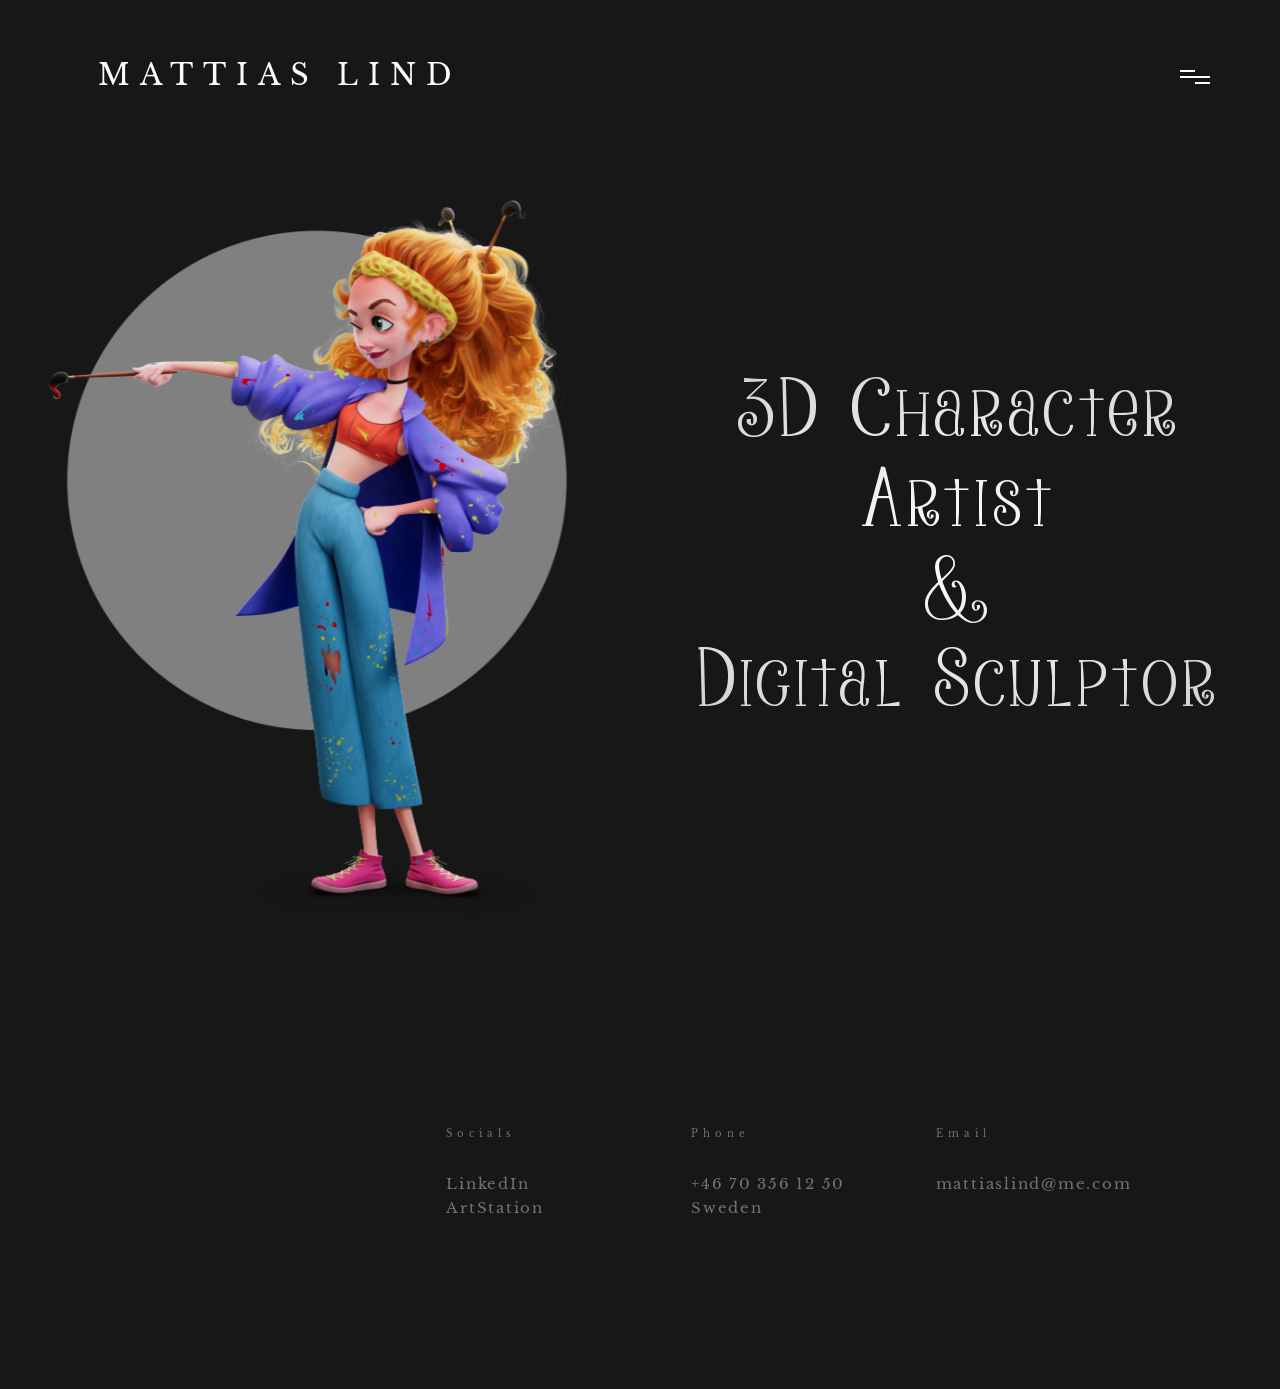
<file: index.html>
<!doctype html>

<html lang="en">
<head>
  <meta charset="utf-8">

  <title>Mattias Lind - Home</title>
  <meta name="description" content="Mattias Lind">
  <meta name="viewport" content="width=device-width, initial-scale=1">
<link rel="icon" type="image/png" href="/path/image.png"/>
<link rel="stylesheet" href="cssdarkmode/grid.css?v=20261027b">
<link rel="stylesheet" href="cssdarkmode/style.css?v=20261027b">
<link rel="stylesheet" href="cssdarkmode/nav.css?v=20261027b">
<script type="text/javascript" src="js/nav.js"></script>
<script type="text/javascript" src="js/content.js"></script>

</head>

<body>
<a rel="me" href="https://mastodon.social/@mattiaslind93"></a>
    <div class="nav">
        <div class="nav__content">
            <ul class="nav__list">
                <a href="javascript:void" onclick="homeClick()"><li class="nav__list-item">Home</li></a>
                <a href="javascript:void" onclick="cvClick()"><li class="nav__list-item">CV</li></a>
                <a href="javascript:void" onclick="projectsClick()"><li class="nav__list-item">Work</li></a>
                <a href="javascript:void" onclick="contactClick()"><li class="nav__list-item">Contact</li></a>
            </ul>
        </div>
    </div>
 

    <main class="grid">
        <div class="box" style="height: 120px;">
            <div id="header">
                <h1>MATTIAS LIND</h1>
            </div>
            <div class="menu-icon">
                <span class="menu-icon__line menu-icon__line-left"></span>
                <span class="menu-icon__line"></span>
                <span class="menu-icon__line menu-icon__line-right"></span>
            </div>
        </div>
        
       <div class="box transition fade">
            <img src="cssdarkmode/images/artist.png" style="pointer-events: none; user-select: none;"/>
        </div>
        <div class="box transition fade" style="text-align: center; margin: auto;">
                <h2>3D Character Artist <br/>
                    &<br/>
                    Digital Sculptor
                </h2>
        </div>
    </main>
    
        <!-- Site footer -->
    <footer class="site-footer transition fade">
        <div class="footergrid">
            <div class="box"></div>
            <div class="box"></div>
            <div class="box">
                <div id="footersection">
                    <h3>Socials</h3>
                    <br/>
                    <a href="https://www.linkedin.com/in/mattias-lind-904b3454/" target="_blank">LinkedIn</a>
                    <br/>
                    <a href="https://www.artstation.com/mattiaslind93" target="_blank">ArtStation</a>
                </div>
                <div id="footersection">
                    <h3>Phone</h3>
                    <br/>
                    +46 70 356 12 50
                    <br/>
                    Sweden
                </div>
                <div id="footersection">
                    <h3>Email</h3>
                    <br/>
                    <a href = "mailto: mattiaslind@me.com">mattiaslind@me.com</a>
                </div>
            </div>
        </div>
    </footer>

<script>
    document.querySelector('.content').innerHTML = pagesContent['home'];
</script>
</body>
</html>
</file>
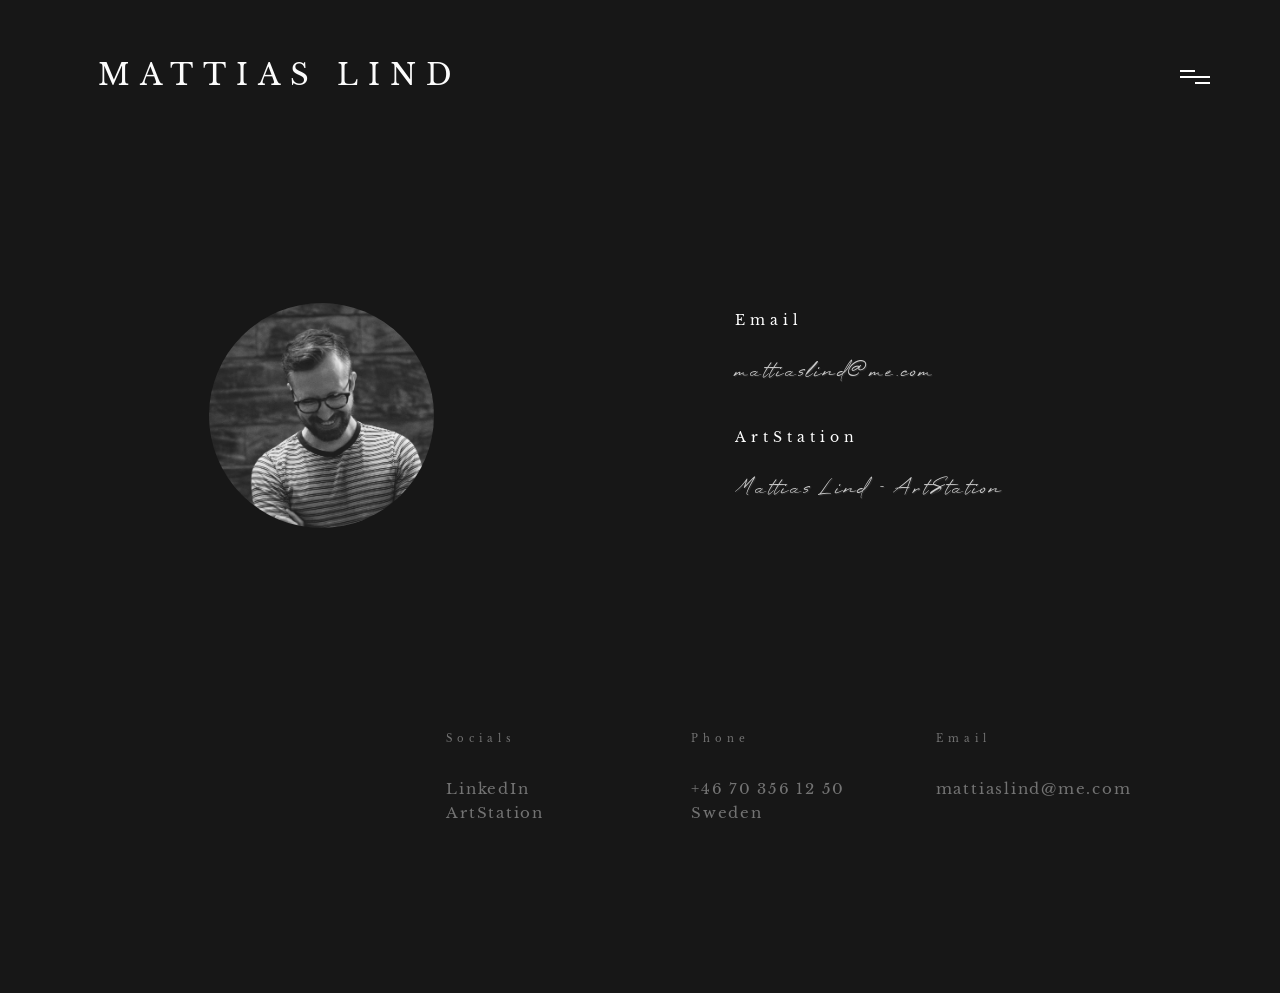
<file: contact.html>
<!doctype html>

<html lang="en">
<head>
  <meta charset="utf-8">

  <title>Mattias Lind - Contact</title>
  <meta name="description" content="Mattias Lind">
  <meta name="viewport" content="width=device-width, initial-scale=1">

<link rel="stylesheet" href="cssdarkmode/grid.css?v=20261027b">
<link rel="stylesheet" href="cssdarkmode/style.css?v=20261027b">
<link rel="stylesheet" href="cssdarkmode/nav.css?v=20261027b">
<script type="text/javascript" src="js/nav.js"></script>
<script type="text/javascript" src="js/content.js"></script>
</head>

<body>

    <div class="nav">
        <div class="nav__content">
            <ul class="nav__list">
                <a href="javascript:void" onclick="homeClick()"><li class="nav__list-item">Home</li></a>
                <a href="javascript:void" onclick="cvClick()"><li class="nav__list-item">CV</li></a>
                <a href="javascript:void" onclick="projectsClick()"><li class="nav__list-item">Work</li></a>
                <a href="javascript:void" onclick="contactClick()"><li class="nav__list-item">Contact</li></a>
            </ul>
        </div>
    </div>
 

    <main class="grid">
        <div class="box" style="height: 120px;">
            <div id="header">
                <h1>MATTIAS LIND</h1>
            </div>
            <div class="menu-icon">
                <span class="menu-icon__line menu-icon__line-left"></span>
                <span class="menu-icon__line"></span>
                <span class="menu-icon__line menu-icon__line-right"></span>
            </div>
        </div>
        
       <div class="box transition fade">
            <div id="mattias"></div>
        </div>
        <div class="box transition fade" style="margin-top: 15vh; margin-left: 80px;">
                <h4>Email</h4> <br />
                <a href = "mailto: mattiaslind@me.com" class="ink">mattiaslind@me.com</a> <br /><br /><br />
                
                <h4>ArtStation</h4> <br />
                <a href="https://www.artstation.com/mattiaslind93" target="_blank" class="ink">Mattias Lind - ArtStation</a>
        </div>
    </main>
    
        <!-- Site footer -->
        <footer class="site-footer transition fade">
            <div class="footergrid">
                <div class="box"></div>
                <div class="box"></div>
                <div class="box">
                    <div id="footersection">
                        <h3>Socials</h3>
                        <br/>
                        <a href="https://www.linkedin.com/in/mattias-lind-904b3454/" target="_blank">LinkedIn</a>
                        <br/>
                        <a href="https://www.artstation.com/mattiaslind93" target="_blank">ArtStation</a>
                    </div>
                    <div id="footersection">
                        <h3>Phone</h3>
                        <br/>
                        +46 70 356 12 50
                        <br/>
                        Sweden
                    </div>
                    <div id="footersection">
                        <h3>Email</h3>
                        <br/>
                        <a href = "mailto: mattiaslind@me.com">mattiaslind@me.com</a>
                    </div>
                </div>
            </div>
        </footer>

<script>
    document.querySelector('.content').innerHTML = pagesContent['home'];
</script>
</body>
</html>
</file>
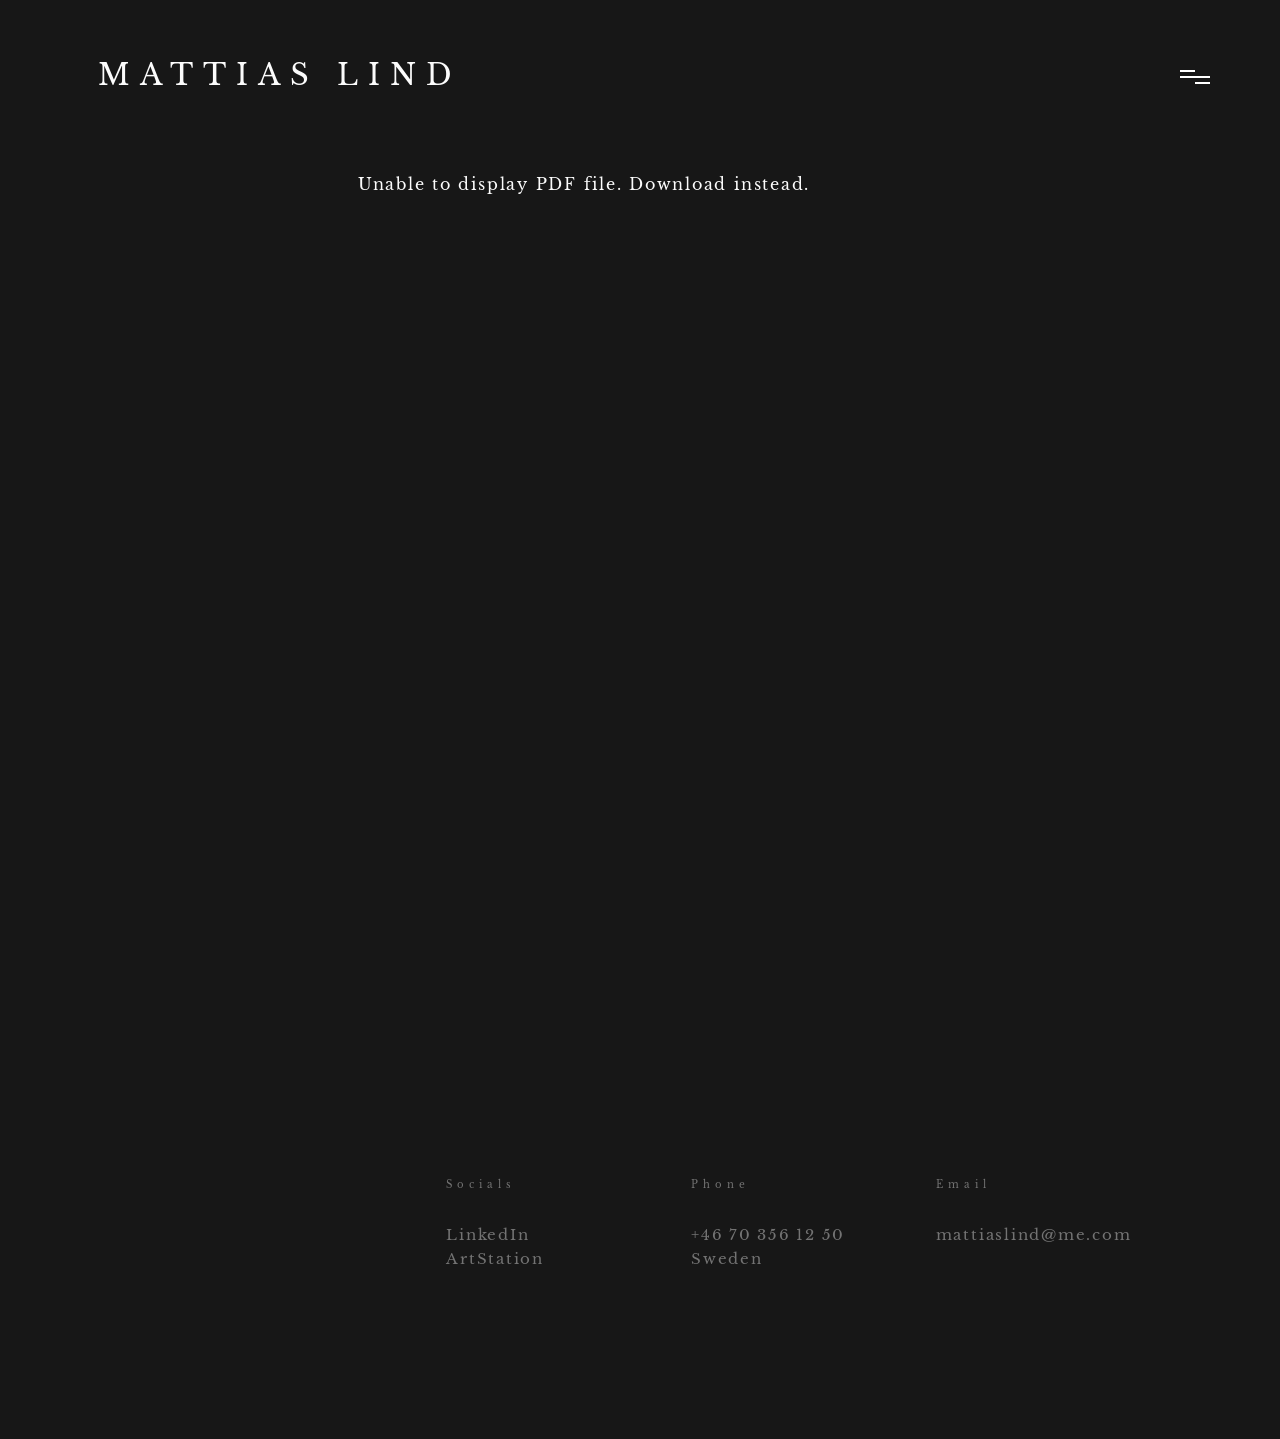
<file: cv.html>
<!doctype html>

<html lang="en">
<head>
  <meta charset="utf-8">

  <title>Mattias Lind - CV</title>
  <meta name="description" content="Mattias Lind">
  <meta name="viewport" content="width=device-width, initial-scale=1">

<link rel="stylesheet" href="cssdarkmode/grid.css?v=20261027b">
<link rel="stylesheet" href="cssdarkmode/style.css?v=20261027b">
<link rel="stylesheet" href="cssdarkmode/nav.css?v=20261027b">
<script type="text/javascript" src="js/nav.js"></script>
<script type="text/javascript" src="js/content.js"></script>
</head>

<body>

    <div class="nav">
        <div class="nav__content">
            <ul class="nav__list">
                <a href="javascript:void" onclick="homeClick()"><li class="nav__list-item">Home</li></a>
                <a href="javascript:void" onclick="cvClick()"><li class="nav__list-item">CV</li></a>
                <a href="javascript:void" onclick="projectsClick()"><li class="nav__list-item">Work</li></a>
                <a href="javascript:void" onclick="contactClick()"><li class="nav__list-item">Contact</li></a>
            </ul>
        </div>
    </div>
 

    <main class="grid">
        <div class="box" style="height: 120px;">
            <div id="header">
                <h1>MATTIAS LIND</h1>
            </div>
            <div class="menu-icon">
                <span class="menu-icon__line menu-icon__line-left"></span>
                <span class="menu-icon__line"></span>
                <span class="menu-icon__line menu-icon__line-right"></span>
            </div>
        </div>
        <center>
        <div class="pdf">
            <object data="files/cv_2021.pdf" type="application/pdf" class="pdf transition fade">
                  <p>Unable to display PDF file. <a href="files/cv_2021.pdf">Download</a> instead.</p>
                </object>
        </div>
        </center>
    </main>
    
        <!-- Site footer -->
        <footer class="site-footer transition fade">
            <div class="footergrid">
                <div class="box"></div>
                <div class="box"></div>
                <div class="box">
                    <div id="footersection">
                        <h3>Socials</h3>
                        <br/>
                        <a href="https://www.linkedin.com/in/mattias-lind-904b3454/" target="_blank">LinkedIn</a>
                        <br/>
                        <a href="https://www.artstation.com/mattiaslind93" target="_blank">ArtStation</a>
                    </div>
                    <div id="footersection">
                        <h3>Phone</h3>
                        <br/>
                        +46 70 356 12 50
                        <br/>
                        Sweden
                    </div>
                    <div id="footersection">
                        <h3>Email</h3>
                        <br/>
                        <a href = "mailto: mattiaslind@me.com">mattiaslind@me.com</a>
                    </div>
                </div>
            </div>
        </footer>


</body>
</html>
</file>
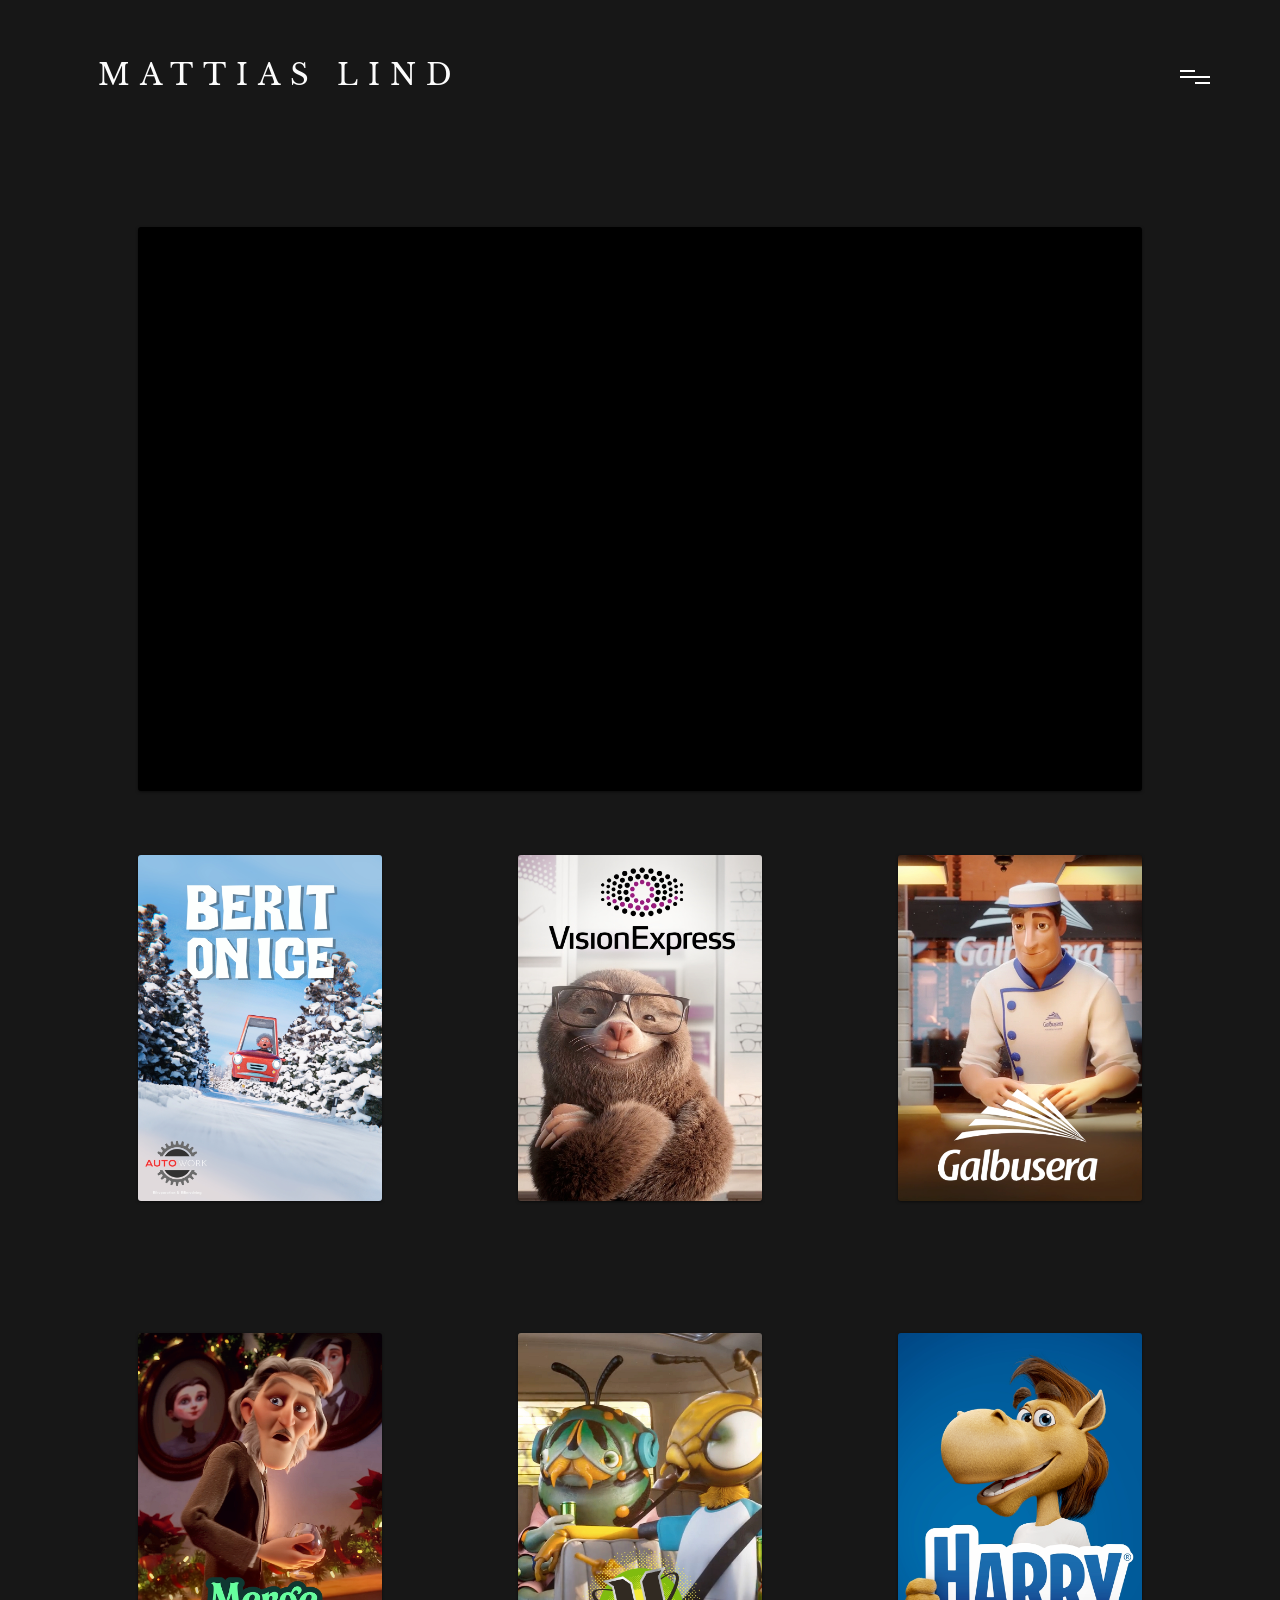
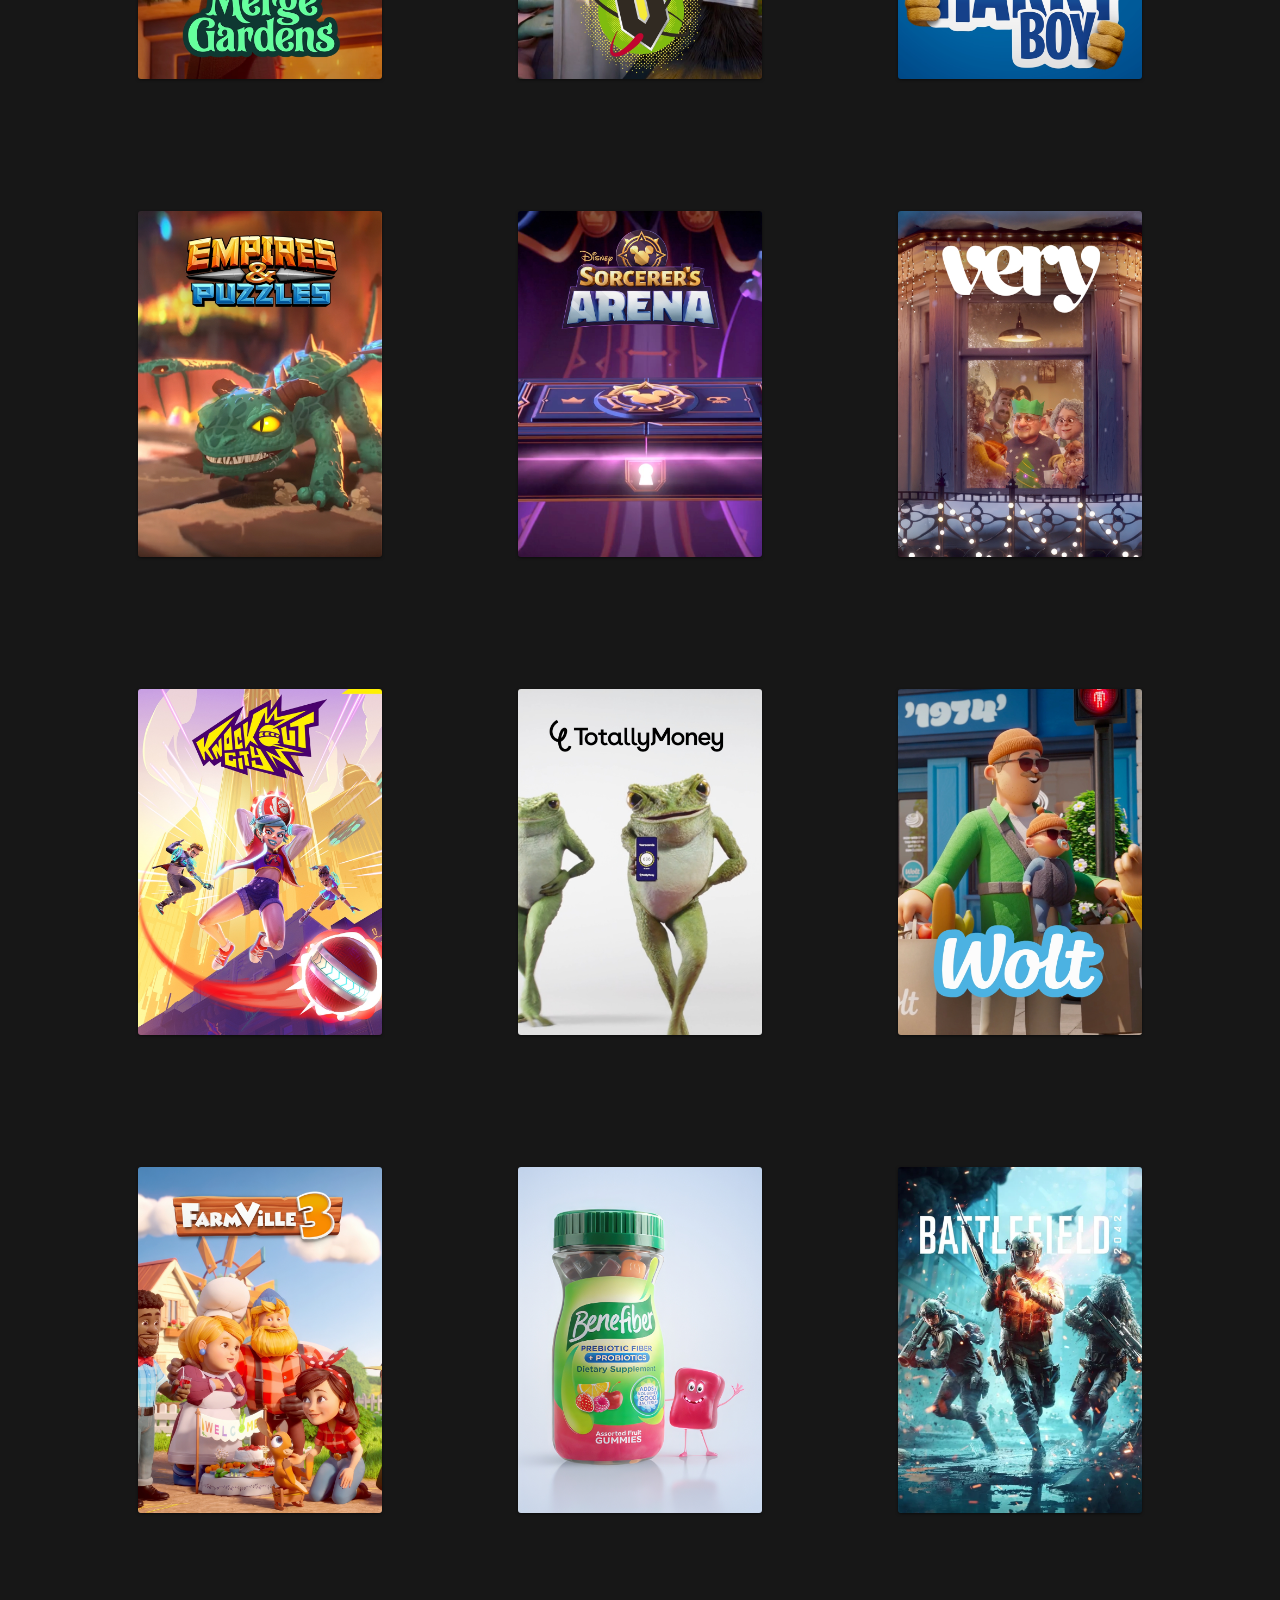
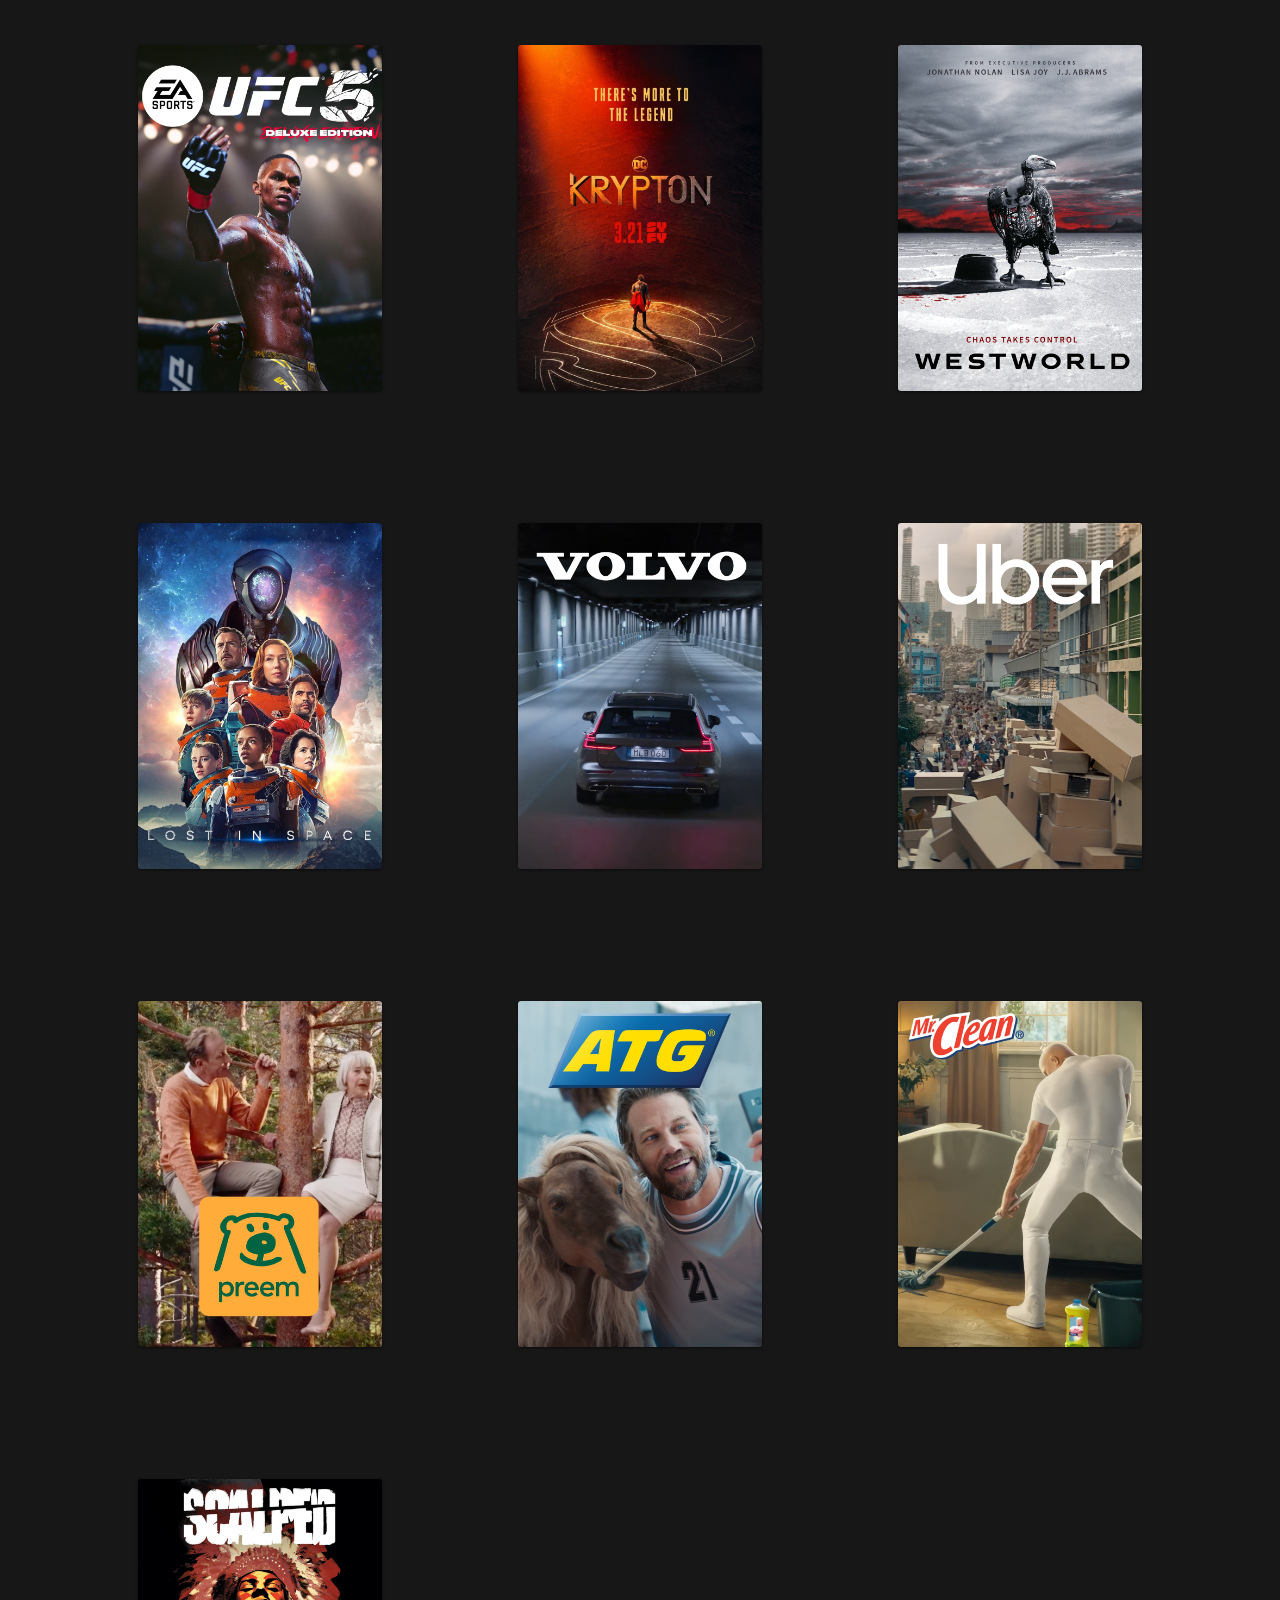
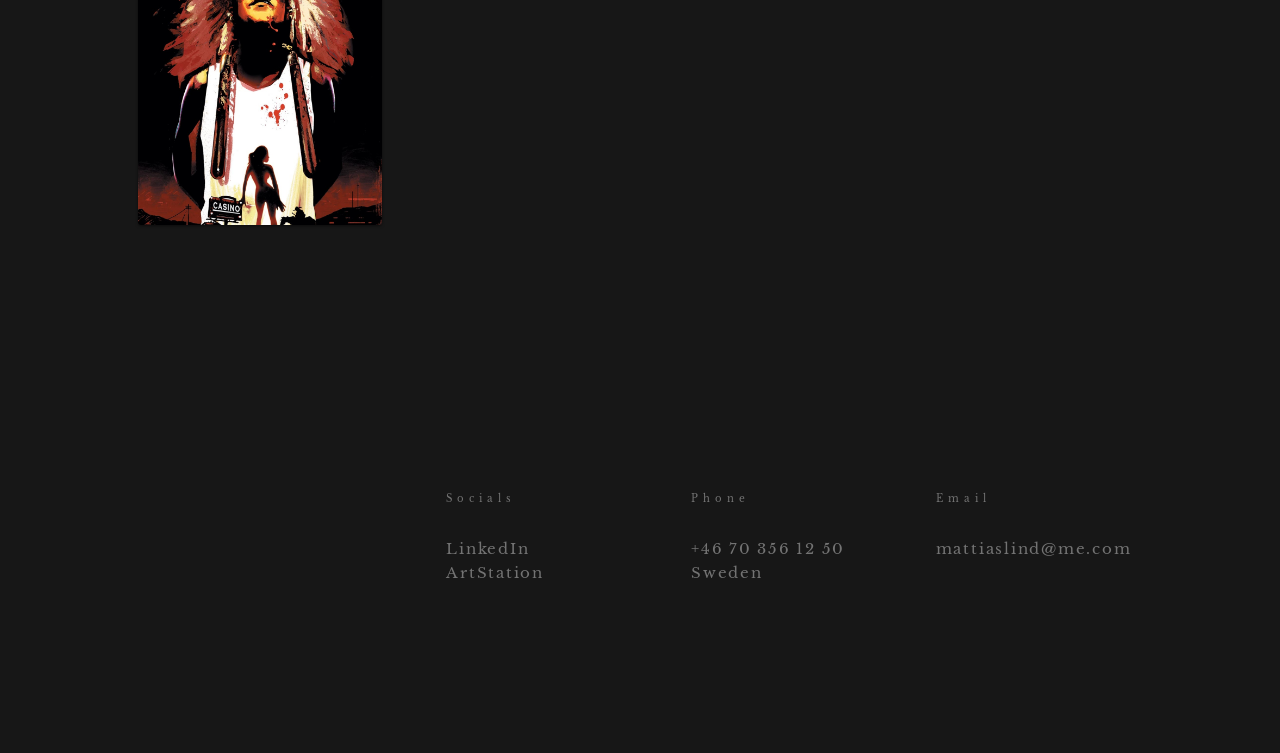
<file: projects.html>
<!doctype html>

<html lang="en">
<head>
  <meta charset="utf-8">

  <title>Mattias Lind - Work</title>
  <meta name="description" content="Mattias Lind">
  <meta name="viewport" content="width=device-width, initial-scale=1">

<link rel="stylesheet" href="cssdarkmode/grid.css?v=20261027b">
<link rel="stylesheet" href="cssdarkmode/style.css?v=20261027b">
<link rel="stylesheet" href="cssdarkmode/nav.css?v=20261027b">
<script type="text/javascript" src="js/nav.js"></script>
<script type="text/javascript" src="js/content.js"></script>
</head>

<body>

    <div class="nav">
        <div class="nav__content">
            <ul class="nav__list">
                <a href="javascript:void" onclick="homeClick()"><li class="nav__list-item">Home</li></a>
                <a href="javascript:void" onclick="cvClick()"><li class="nav__list-item">CV</li></a>
                <a href="javascript:void" onclick="projectsClick()"><li class="nav__list-item">Work</li></a>
                <a href="javascript:void" onclick="contactClick()"><li class="nav__list-item">Contact</li></a>
            </ul>
        </div>
    </div>
 

    <main class="grid">
        <div class="box" style="height: 120px;">
            <div id="header">
                <h1>MATTIAS LIND</h1>
            </div>
            <div class="menu-icon">
                <span class="menu-icon__line menu-icon__line-left"></span>
                <span class="menu-icon__line"></span>
                <span class="menu-icon__line menu-icon__line-right"></span>
            </div>
        </div>
        
       <!--<div class="box transition fade">
           <br/><br/>
           <h1>Projects
           </h1>
        </div>-->
        <div class="gallery transition fade">
            <div class="reelwrapper">
                <div class="reelframe">
                    <iframe title="vimeo-player" src="https://player.vimeo.com/video/810509549?h=29777c023e" loading="lazy" referrerpolicy="strict-origin-when-cross-origin" allow="autoplay; fullscreen; picture-in-picture; clipboard-write; encrypted-media; web-share" allowfullscreen></iframe>
                </div>
            </div>
            <div class="projectwrapper grow">
                <div class="projectimage autowork"></div>
                <div class="projectframe autowork"></div>
            </div>
            
            <div class="projectwrapper grow">
                <div class="projectimage vision"></div>
                <div class="projectframe vision"></div>
            </div>
            
            <div class="projectwrapper grow">
                <div class="projectimage galbusera"></div>
                <div class="projectframe galbusera"></div>
            </div>
            
            <div class="projectwrapper grow">
                <div class="projectimage merge"></div>
                <div class="projectframe merge"></div>
            </div>
            
            <div class="projectwrapper grow">
                <div class="projectimage venergy"></div>
                <div class="projectframe venergy"></div>
            </div>
            
            <div class="projectwrapper grow">
                <div class="projectimage harry"></div>
                <div class="projectframe harry"></div>
            </div>
            
            <div class="projectwrapper grow">
                <div class="projectimage empires"></div>
                <div class="projectframe empires"></div>
            </div>
            
            <div class="projectwrapper grow">
                <div class="projectimage disney"></div>
                <div class="projectframe disney"></div>
            </div>
            
            <div class="projectwrapper grow">
                <div class="projectimage very"></div>
                <div class="projectframe very"></div>
            </div>
            
            <div class="projectwrapper grow">
                <div class="projectimage knockout"></div>
                <div class="projectframe knockout"></div>
            </div>
            
            <div class="projectwrapper grow">
                <div class="projectimage totally"></div>
                <div class="projectframe totally"></div>
            </div>
            
            <div class="projectwrapper grow">
                <div class="projectimage wolt"></div>
                <div class="projectframe wolt"></div>
            </div>
            
            <div class="projectwrapper grow">
                <div class="projectimage farmville"></div>
                <div class="projectframe farmville"></div>
            </div>
            
            <div class="projectwrapper grow">
                <div class="projectimage benefiber"></div>
                <div class="projectframe benefiber"></div>
            </div>
            
            <div class="projectwrapper grow">
                <div class="projectimage battlefield"></div>
                <div class="projectframe battlefield"></div>
            </div>
            
            <div class="projectwrapper grow">
                <div class="projectimage ufc"></div>
                <div class="projectframe ufc"></div>
            </div>
            
            <div class="projectwrapper grow">
                <div class="projectimage krypton"></div>
                <div class="projectframe krypton"></div>
            </div>
            
            <div class="projectwrapper grow">
                <div class="projectimage westworkd"></div>
                <div class="projectframe westworld"></div>
            </div>
            
            <div class="projectwrapper grow">
                <div class="projectimage lost"></div>
                <div class="projectframe lost"></div>
            </div>
            
            <div class="projectwrapper grow">
                <div class="projectimage volvo"></div>
                <div class="projectframe volvo"></div>
            </div>
            
            <div class="projectwrapper grow">
                <div class="projectimage uber"></div>
                <div class="projectframe uber"></div>
            </div>
            
            <div class="projectwrapper grow">
                <div class="projectimage preem"></div>
                <div class="projectframe preem"></div>
            </div>
            
            <div class="projectwrapper grow">
                <div class="projectimage atg"></div>
                <div class="projectframe atg"></div>
            </div>
            
            <div class="projectwrapper grow">
                <div class="projectimage mrclean"></div>
                <div class="projectframe mrclean"></div>
            </div>
            
            <div class="projectwrapper grow">
                <div class="projectimage scalped"></div>
                <div class="projectframe scalped"></div>
            </div>
            
        </div>
    </main>
    
        <!-- Site footer -->
    <footer class="site-footer transition fade">
        <div class="footergrid">
            <div class="box"></div>
            <div class="box"></div>
            <div class="box">
                <div id="footersection">
                    <h3>Socials</h3>
                    <br/>
                    <a href="https://www.linkedin.com/in/mattias-lind-904b3454/" target="_blank">LinkedIn</a>
                    <br/>
                    <a href="https://www.artstation.com/mattiaslind93" target="_blank">ArtStation</a>
                </div>
                <div id="footersection">
                    <h3>Phone</h3>
                    <br/>
                    +46 70 356 12 50
                    <br/>
                    Sweden
                </div>
                <div id="footersection">
                    <h3>Email</h3>
                    <br/>
                    <a href = "mailto: mattiaslind@me.com">mattiaslind@me.com</a>
                </div>
            </div>
        </div>
    </footer>

<script>
    document.querySelector('.content').innerHTML = pagesContent['home'];
</script>
</body>
</html>
</file>
<file: cssdarkmode/grid.css>
.grid {
  display: grid;
  margin-left: auto;
  margin-right: auto;
  max-width: 1800px;
  grid-template-columns: repeat(12, 1fr);
  grid-gap: 10px;
}
.footergrid {
  display: grid;
  margin-left: auto;
  margin-right: auto;
  max-width: 1800px;
  grid-template-rows: repeat(3, 1fr);
  grid-gap: 10px;
}
.box {
  padding: 10px;
}
.gallery {
  grid-column: 1 / -1;
  justify-self: center;
  margin-left: auto;
  margin-right: auto;
  padding: 5px 0;
  width: calc(min(19vw, 380px) * 4.6875);
  max-width: 1800px;
  height: auto;
}
.box:nth-child(1) {
  grid-column: span 12;
}
.box:nth-child(2),
.box:nth-child(3) {
  grid-column: span 6;
}
.box:nth-child(4),
.box:nth-child(5),
.box:nth-child(6) {
  grid-column: span 4;
}
.box:nth-child(7),
.box:nth-child(8),
.box:nth-child(9),
.box:nth-child(10) {
  grid-column: span 3;
}
.box:nth-child(11),
.box:nth-child(12),
.box:nth-child(13),
.box:nth-child(14),
.box:nth-child(15),
.box:nth-child(16) {
  grid-column: span 2;
}
@media screen and (max-width: 575px) {
  .grid {
    display: block;
  }
  .box {
    margin: 10px 0;
  }
}
</file>
<file: cssdarkmode/style.css>
/* fonts */

@font-face {
    font-family: "mbaskerville";
  src: url(fonts/baskerville/baskerville.ttf) format('truetype');
}
@font-face {
    font-family: "mbella";
  src: url(fonts/bellaberry/bellaberry.otf) format('opentype');
}
@font-face {
    font-family: "peanut";
  src: url(fonts/peanut/peanut.ttf) format('truetype');
}
@font-face {
    font-family: "summit";
  src: url(fonts/summit/summit.ttf) format('truetype');
}

/* body/general styling */
html {
    overflow: -moz-scrollbars-vertical;
    overflow-y: scroll;
}
body {
 padding: none;
 margin: none;
 background-color: #171717;
 //background: radial-gradient(#0c0c0c, #000);
 background-repeat: no-repeat;
 font-family: mbaskerville;
 letter-spacing: 0.11em;
 font-weight: 100;
 overflow-x: hidden;
 color: #fcfcfc;
 //background-image: url(images/backdrop1.jpg);
 background-size: cover;
 background-position: center;

}
.gradient {
    background: radial-gradient(red, orange);
}

::selection {
  color: #fff;
  background: yellow;
}

img {
    height: 100%;
    width: 100%;
    object-fit: contain;
}


/* divs */

#header {
  width: auto;
  padding: 20px;
  padding-left: 80px;
}

.site-footer
{
  padding:45px 0 20px;
  font-size:15px;
  line-height:24px;
  color:#737373;
}
#footersection {
    width: 30%;
    height: auto;
    float: left;
}
.pdf {
    width: 90vw;
    max-width: 1800px;
    height: 90vh;
    margin: auto;
}
.content {
    width: 100%;
    height: auto;
}
#mattias {
    width: 25vh;
    height: 25vh;
    margin: auto;
    margin-top: 15vh;
    border-radius: 500px;
    background-image: url(images/mattias2.jpg);
    background-size: cover;
}



.projectwrapper {
    width: 19vw;
    height: 27vw;
    max-width: 380px;
    max-height: 550px;
    margin: 6%;
    margin-top: 5vw;
    position: relative;
    float: left;
    transition: all cubic-bezier(0.77, 0, 0.175, 1) 0.2s;
}
.projectframe, .projectimage {
    width: 19vw;
    height: 27vw;
    max-width: 380px;
    max-height: 550px;
    transition: all cubic-bezier(0.77, 0, 0.175, 1) 0.2s;
    position: absolute;
}
.projectframe {
    border-radius: 3px;
    z-index: 1;
    box-shadow: 0px 1px 3px rgba(0, 0, 0, 0.5);
}

.projectimage {
    z-index: -2;
    border-radius: 3px;
    transition: all cubic-bezier(0.77, 0, 0.175, 1) 0.2s;
    //box-shadow: 0px 1px 3px rgba(0, 0, 0, 0.5);
    filter: blur(40px) brightness(2);
    opacity: 0;
}




.grow:hover .projectframe {
    transform: scale(1.05);
    box-shadow: 0px 25px 40px rgba(0, 0, 0, 0.25);
    border-radius: 4px;
}
.grow:hover .projectimage {
    //filter: blur(40px) brightness(2);
    opacity: 0.2;
}






.autowork.projectframe::before, .autowork {
  background-image: url(images/autowork.jpg);
  background-size: cover;
  border-radius: 3px;
}
.vision.projectframe::before, .vision {
  background-image: url(images/vision.jpg);
  background-size: cover;
  border-radius: 3px;
}
.galbusera.projectframe::before, .galbusera {
    background-image: url(images/galbusera.jpg);
    background-size: cover;
    border-radius: 3px;
}
.merge.projectframe::before, .merge {
    background-image: url(images/merge.jpg);
    background-size: cover;
    border-radius: 3px;
}
.venergy.projectframe::before, .venergy {
    background-image: url(images/venergy.jpg);
    background-size: cover;
    border-radius: 3px;
}
.harry.projectframe::before, .harry {
    background-image: url(images/harry.jpg);
    background-size: cover;
    border-radius: 3px;
}
.empires.projectframe::before, .empires {
    background-image: url(images/empires.jpg);
    background-size: cover;
    border-radius: 3px;
}
.disney.projectframe::before, .disney {
    background-image: url(images/disney.jpg);
    background-size: cover;
    border-radius: 3px;
}
.totally.projectframe::before, .totally {
    background-image: url(images/totally.jpg);
    background-size: cover;
    border-radius: 3px;
}
.wolt.projectframe::before, .wolt {
    background-image: url(images/wolt.jpg);
    background-size: cover;
    border-radius: 3px;
}
.krypton.projectframe::before, .krypton {
    background-image: url(images/krypton.jpg);
    background-size: cover;
    border-radius: 3px;
}
.westworld.projectframe::before, .westworld {
    background-image: url(images/westworld.jpg);
    background-size: cover;
    border-radius: 3px;
}
.battlefield.projectframe::before, .battlefield {
    background-image: url(images/battlefield.jpg);
    background-size: cover;
    border-radius: 3px;
}
.lost.projectframe::before, .lost {
    background-image: url(images/lost.jpg);
    background-size: cover;
    border-radius: 3px;
}
.ufc.projectframe::before, .ufc {
    background-image: url(images/ufc.jpg);
    background-size: cover;
    border-radius: 3px;
}
.volvo.projectframe::before, .volvo {
    background-image: url(images/volvo.jpg);
    background-size: cover;
    border-radius: 3px;
}
.uber.projectframe::before, .uber {
    background-image: url(images/uber.jpg);
    background-size: cover;
    border-radius: 3px;
}
.preem.projectframe::before, .preem {
    background-image: url(images/preem.jpg);
    background-size: cover;
    border-radius: 3px;
}
.atg.projectframe::before, .atg {
    background-image: url(images/atg.jpg);
    background-size: cover;
    border-radius: 3px;
}
.scalped.projectframe::before, .scalped {
    background-image: url(images/scalped.jpg);
    background-size: cover;
    border-radius: 3px;
}
.mrclean.projectframe::before, .mrclean {
    background-image: url(images/mrclean.jpg);
    background-size: cover;
    border-radius: 3px;
}
.very.projectframe::before, .very {
    background-image: url(images/very.jpg);
    background-size: cover;
    border-radius: 3px;
}
.knockout.projectframe::before, .knockout {
    background-image: url(images/knockout.jpg);
    background-size: cover;
    border-radius: 3px;
}
.farmville.projectframe::before, .farmville {
    background-image: url(images/farmville.jpg);
    background-size: cover;
    border-radius: 3px;
}
.benefiber.projectframe::before, .benefiber {
    background-image: url(images/benefiber.jpg);
    background-size: cover;
    border-radius: 3px;
}


/* fonts */

h1 {
    font-weight: 100;
    letter-spacing: 10px;
    font-size: 1.8em;
}
h2 {
    font-family: peanut;
    font-weight: 100;
    letter-spacing: 5px;
    font-size: 9vh;
    line-height: 10vh;
    //color: #ccc;
    background: -webkit-radial-gradient(#fff, #ccc);
    -webkit-background-clip: text;
    -webkit-text-fill-color: transparent;
}
h3 {
    font-weight: 100;
    letter-spacing: 5px;
    font-size: 1.1vh;
    line-height: 1vh;
}
h4 {
    font-weight: 100;
    letter-spacing: 5px;
    font-size: 1.5vh;
    line-height: 0.1vh;
    color: #fff;
}
a {
  text-decoration: none;
  color: inherit;
}
.ink {
    font-family: summit;
    font-size: 2.2vh;
    line-height: 0.1vh;
    color: #ccc;
    text-shadow: 1px 1px 1px #313131;
}


/* Showreel above the project cards: spans exactly the 3-card row (3 cards + 4 card margins) */
.reelwrapper {
    float: left;
    clear: both;
    width: calc(min(19vw, 380px) * 3 + 24%);
    margin: 5vw 6% 0 6%;
}
.reelframe {
    position: relative;
    width: 100%;
    aspect-ratio: 16 / 9;
    border-radius: 3px;
    overflow: hidden;
    box-shadow: 0px 1px 3px rgba(0, 0, 0, 0.5);
    background: #000;
}
.reelframe iframe {
    position: absolute;
    inset: 0;
    width: 100%;
    height: 100%;
    border: 0;
}
</file>
<file: cssdarkmode/nav.css>
.menu-icon {
  height: 30px;
  width: 30px;
  position: fixed;
  z-index: 2;
  right: 70px;
  top: 70px;
  cursor: pointer;
}
.menu-icon__line {
  height: 2px;
  width: 30px;
  display: block;
  background-color: #fff;
  margin-bottom: 4px;
  transition: transform 0.2s ease, background-color 0.5s ease;
}
.menu-icon__line-left {
  width: 15px;
}
.menu-icon__line-right {
  width: 15px;
  float: right;
}

.nav {
  position: fixed;
  z-index: 1;
  top: 0;
  right: 0;
  bottom: 0;
  left: 0;
  pointer-events: none;
}
.nav:before, .nav:after {
  content: "";
  position: fixed;
  width: 100vw;
  height: 100vh;
  background: rgba(0, 0, 0, 0.2);
  z-index: -1;
  transition: transform cubic-bezier(0.77, 0, 0.175, 1) 0.8s;
  transform: translateX(0%) translateY(-100%);
}
.nav:after {
    background: rgba(0, 0, 0, 1);
  transition-delay: 0.2s;
  background-image: url("images/darktile1.jpg");
}
.nav:before {
  transition-delay: 0.3s;
}
.nav__content {
  position: fixed;
  top: 50%;
  transform: translate(0%, -50%);
  width: 100%;
  text-align: center;
  font-size: calc(2vw + 10px);
  font-weight: 200;
  cursor: pointer;
  color: #fff;
  opacity: 0;
  visibility: hidden;
  transition: opacity 0.3s ease, visibility 0.3s ease;
}
.nav__list-item {
  position: relative;
  display: inline-block;
  transition-delay: 0.8s;
  opacity: 0;
  transform: translate(0%, 100%);
  transition: opacity 0.2s ease, transform 0.3s ease;
  margin-right: 25px;
}
.nav__list-item:before {
  content: "";
  position: absolute;
  background: #fff;
  width: 20px;
  height: 1px;
  top: 100%;
  transform: translate(0%, 0%);
  transition: all 0.3s ease;
  z-index: -1;
}
.nav__list-item:hover:before {
  width: 100%;
}
.transition {
    opacity: 1;
    transition: opacity 0.2s ease; /* Set transition for opacity */
}
.fade {
    //transition: opacity 0.2s ease, transform 0s ease;
    animation: fadeInAnimation ease 1.5s;
               animation-iteration-count: 1;
               animation-fill-mode: forwards;
}
@keyframes fadeInAnimation {
            0% {
                opacity: 0;
            }
            100% {
                opacity: 1;
            }
        }
.hidden {
    opacity: 0;
    visibility: hidden;
    transition: opacity 0.1s ease, visibility 0.1s ease;
}

body.nav-active .menu-icon__line {
  background-color: #fff;
  transform: translateX(0px) rotate(-45deg);
}
body.nav-active .menu-icon__line-left {
  transform: translateX(1px) rotate(45deg);
}
body.nav-active .menu-icon__line-right {
  transform: translateX(-2px) rotate(45deg);
}
body.nav-active .nav .nav__content {
  opacity: 1;
  visibility: visible;
  pointer-events: all;
}
body.nav-active .nav:before, body.nav-active .nav:after {
  transform: translateX(0%) translateY(0%);
}
body.nav-active .nav:after {
  transition-delay: 0.1s;
}
body.nav-active .nav:before {
  transition-delay: 0s;
}
body.nav-active .nav__list-item {
  opacity: 1;
  transform: translateX(0%);
  transition: opacity 0.3s ease, transform 0.3s ease, color 0.3s ease;
}
body.nav-active .nav__list-item:nth-child(0) {
  transition-delay: 0.5s;
}
body.nav-active .nav__list-item:nth-child(1) {
  transition-delay: 0.6s;
}
body.nav-active .nav__list-item:nth-child(2) {
  transition-delay: 0.7s;
}
body.nav-active .nav__list-item:nth-child(3) {
  transition-delay: 0.8s;
}
body.nav-active .nav__list-item:nth-child(4) {
  transition-delay: 0.9s;
}
</file>
